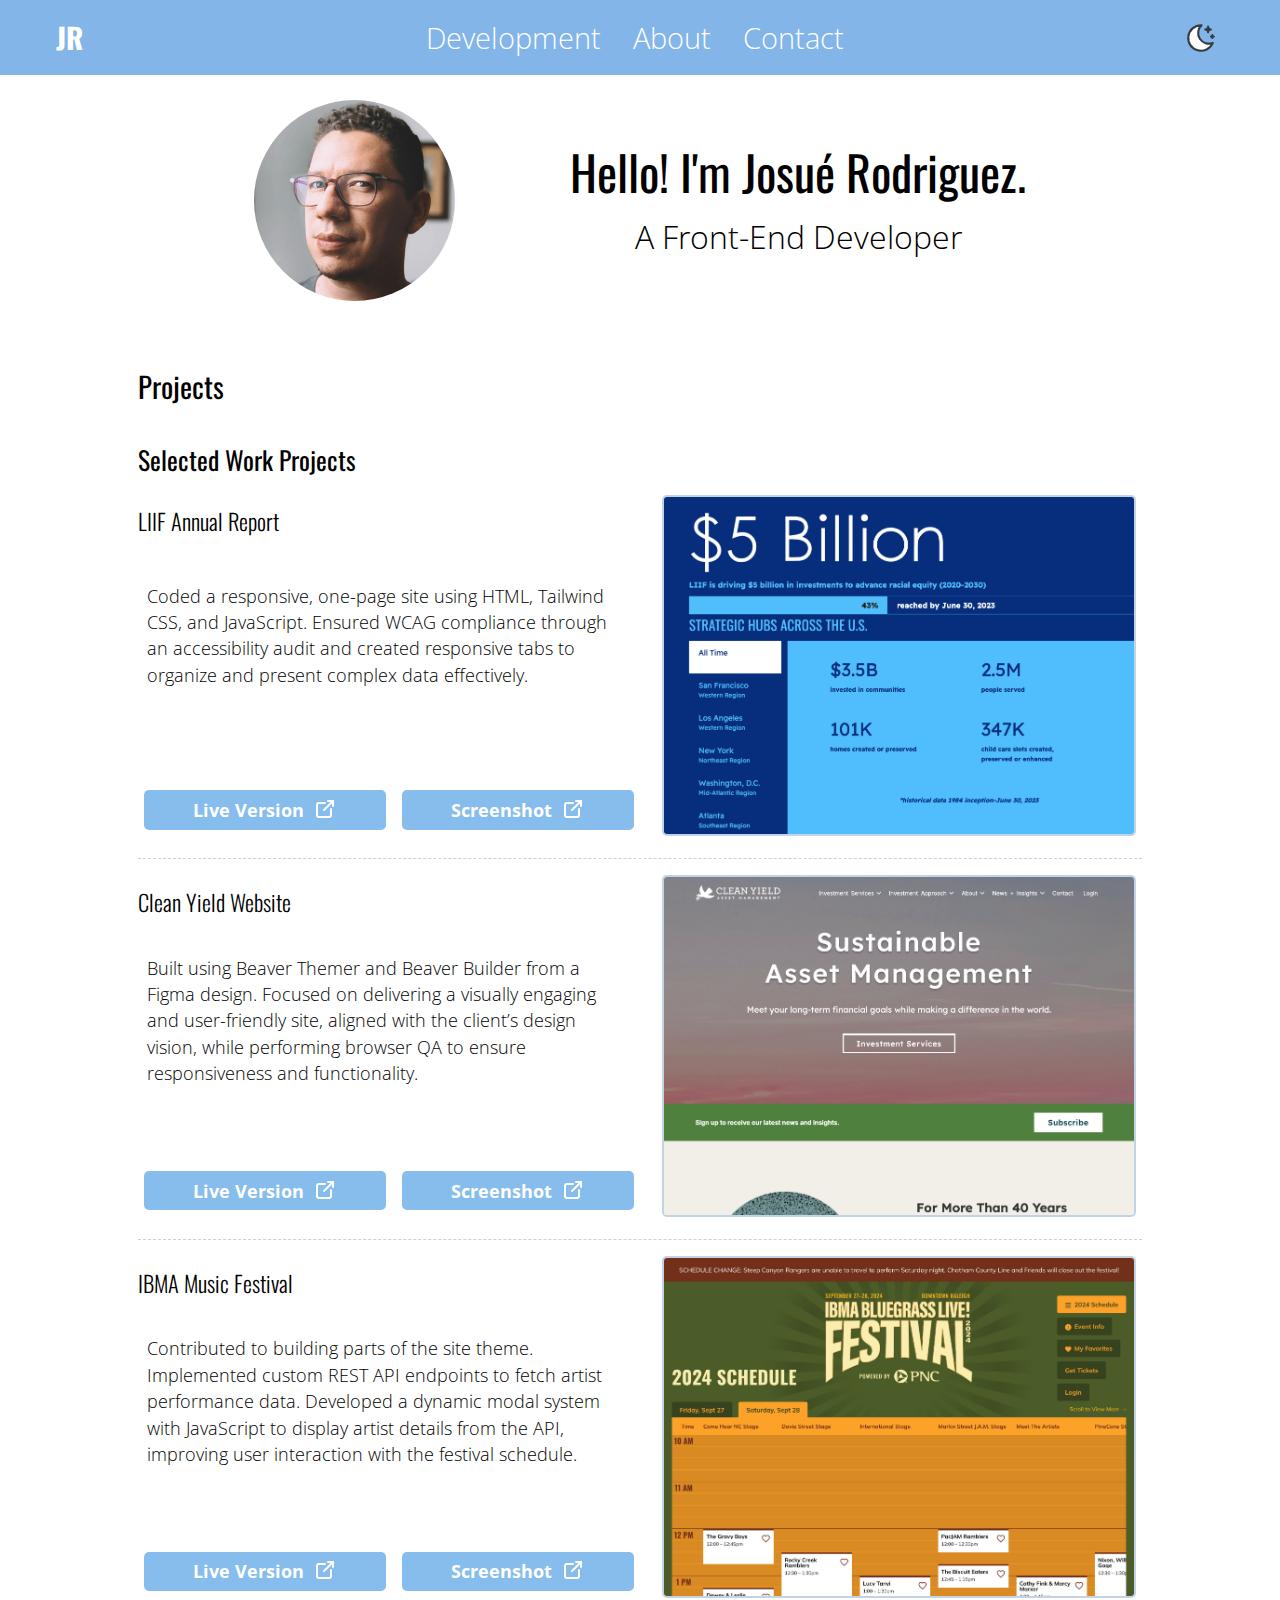
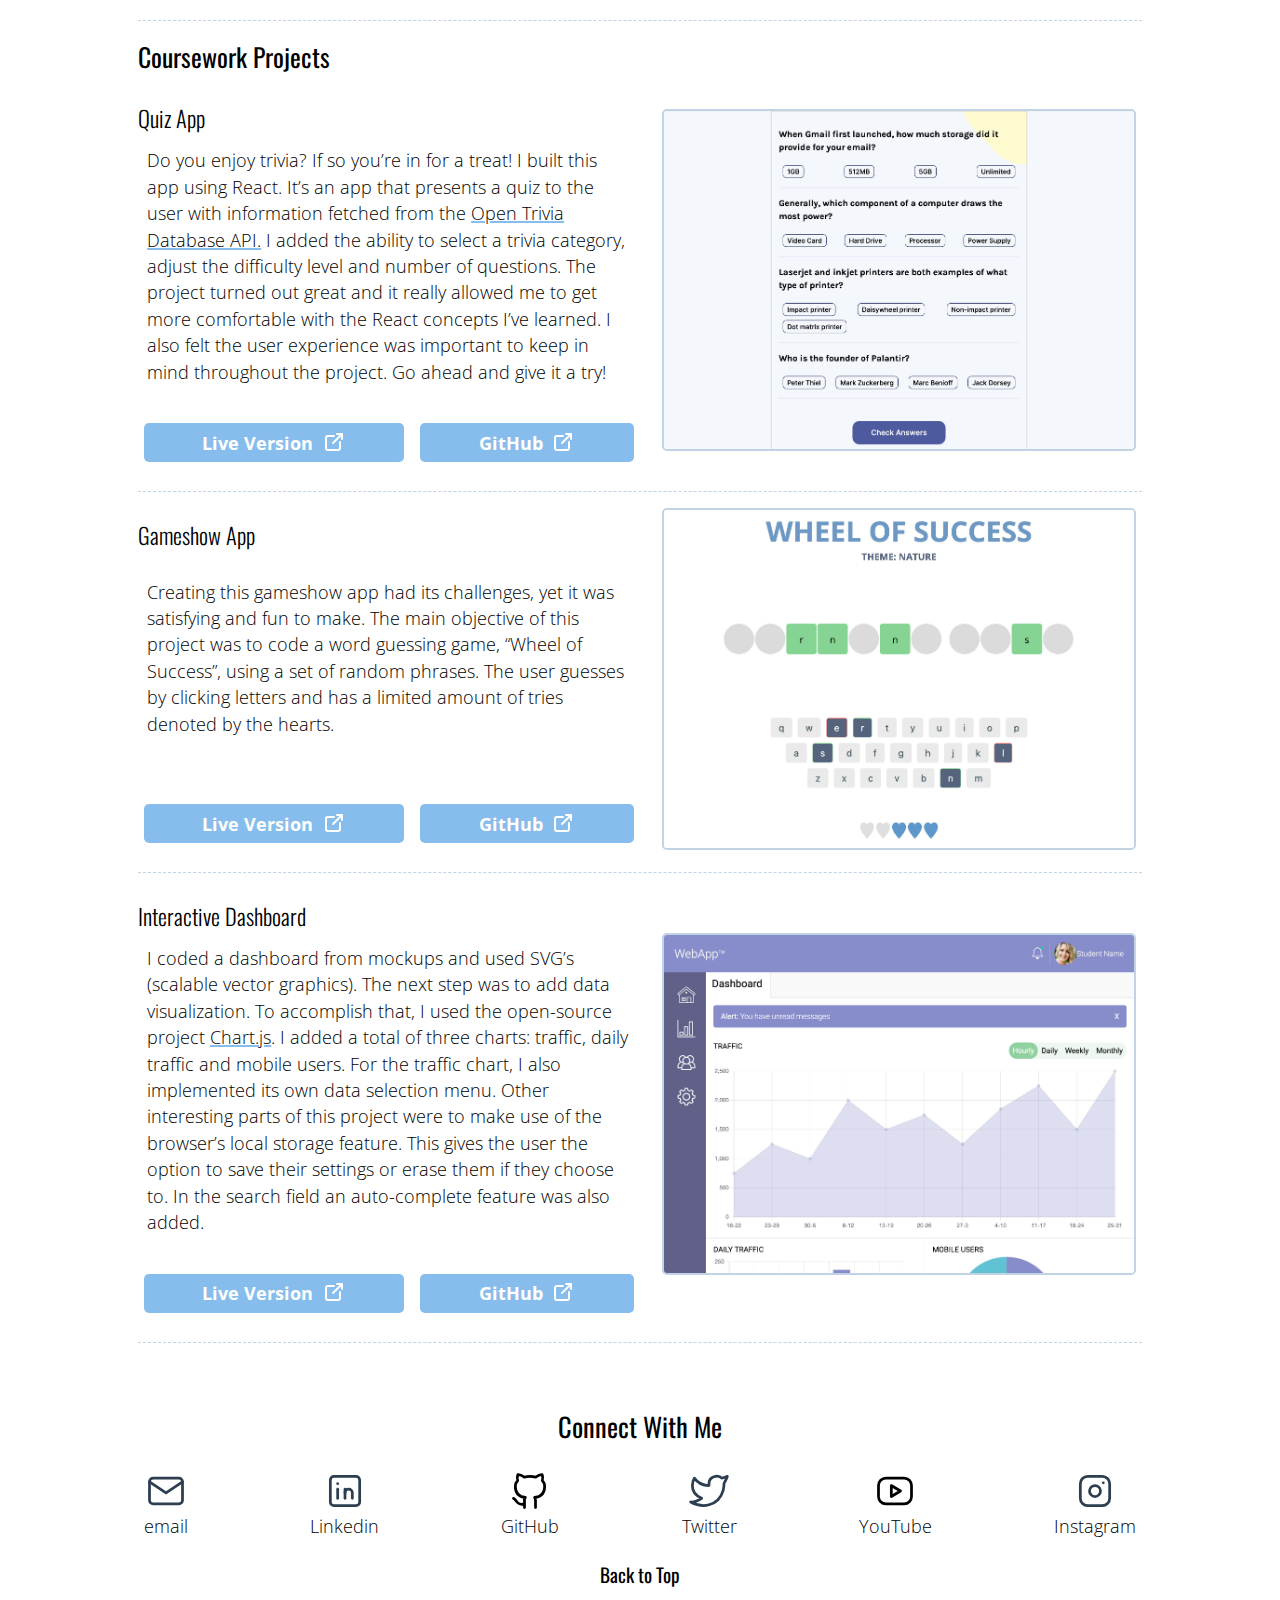
<file: index.html>
<!DOCTYPE html>
<html lang="en">
    <head>
        <meta charset="UTF-8">
        <meta http-equiv="X-UA-Compatible" content="IE=edge">
        <meta name="viewport" content="width=device-width, initial-scale=1.0">
        <meta name="description" content="Front-End Portfolio website for Josue Rodriguez who is based in North Carolina.">
        <meta name="author" content="Josue Guevara Rodriguez">
        <link rel="shortcut icon" href="img/favicon.png" type="image/x-icon">
        <title>Josue Rodriguez | Front-End Developer</title>
        <link rel="stylesheet" href="css/alt-reset.css">
        <link rel="stylesheet" href="css/main.css">
        <link rel="preconnect" href="https://fonts.googleapis.com">
        <link rel="preconnect" href="https://fonts.gstatic.com" crossorigin>
        <link href="https://fonts.googleapis.com/css2?family=Open+Sans:wght@300;700&family=Oswald:wght@300;400&display=swap" rel="stylesheet">
        <!-- Google tag (gtag.js) -->
        <script async src="https://www.googletagmanager.com/gtag/js?id=G-5XGE4Z1YXC"></script>
        <script>
        window.dataLayer = window.dataLayer || [];
        function gtag(){dataLayer.push(arguments);}
        gtag('js', new Date());
        gtag('config', 'G-5XGE4Z1YXC');
        </script>
        <body id="top">
        <header class="logo">
            <div><a href="#top" id="jr">JR</a></div>
            <input type="checkbox" id="nav-toggle" class="nav-toggle">
            <nav id="navigation">
                <ul>
                    <li><a href="#dev" id="development">Development</a></li>
                    <li><a href="about.html">About</a></li>
                    <li><a href="#contact" id="connect">Contact</a></li>
                </ul>
            </nav>
            <label for="nav-toggle" class="nav-toggle-lable">
                <span></span>
            </label>
            <a href="#" id="darkmode">
                <svg xmlns="http://www.w3.org/2000/svg" class="icon icon-tabler icon-tabler-moon-stars" width="34" height="34" viewBox="0 0 24 24" stroke-width="1.5" stroke="currentColor" fill="none" stroke-linecap="round" stroke-linejoin="round">
                    <path stroke="none" d="M0 0h24v24H0z" fill="none"/>
                    <path d="M12 3c.132 0 .263 0 .393 0a7.5 7.5 0 0 0 7.92 12.446a9 9 0 1 1 -8.313 -12.454z" />
                    <path d="M17 4a2 2 0 0 0 2 2a2 2 0 0 0 -2 2a2 2 0 0 0 -2 -2a2 2 0 0 0 2 -2" />
                    <path d="M19 11h2m-1 -1v2" />
                </svg>
            </a>
        </header>
        <main>
            <section class="intro" id="about">
                <img src="img/profile-sm.jpg" alt="Photo of Josue" class="profile-photo">
                <section>
                    <h1>Hello! I'm Josu&eacute; Rodriguez.</h1>
                    <p>A Front-End Developer</p>
                </section>
            </section>
            <section class="projects" id="dev">
                <h2 class="section-heading">Projects</h2>
                <h3 class="section-heading">Selected Work Projects</h3>
                <article class="project">
                    <h4 class="project-name">LIIF Annual Report</h4>
                    <p class="project-description">
                        Coded a responsive, one-page site using HTML, Tailwind CSS, and
                        JavaScript. Ensured WCAG compliance through an accessibility audit and created responsive tabs to
                        organize and present complex data effectively.
                    </p>
                    <div class="project-source">
                        <a href="https://www.liifund.org/impact-report/2023/" target="_blank" rel="noopener" >Live Version
                            <svg xmlns="http://www.w3.org/2000/svg" width="24" height="24" viewBox="0 0 24 24" fill="none" stroke="currentColor" stroke-width="2" stroke-linecap="round" stroke-linejoin="round" class="icon icon-tabler icons-tabler-outline icon-tabler-external-link">
                                <path stroke="none" d="M0 0h24v24H0z" fill="none" />
                                <path d="M12 6h-6a2 2 0 0 0 -2 2v10a2 2 0 0 0 2 2h10a2 2 0 0 0 2 -2v-6" />
                                <path d="M11 13l9 -9" />
                                <path d="M15 4h5v5" />
                            </svg>
                            <span class="sr-only">(opens in a new tab)</span>
                        </a> 
                        <a  href="img/screenshots/liif-report-screenshot.webp" target="_blank" rel="noopener">Screenshot
                            <svg xmlns="http://www.w3.org/2000/svg" width="24" height="24" viewBox="0 0 24 24" fill="none" stroke="currentColor" stroke-width="2" stroke-linecap="round" stroke-linejoin="round" class="icon icon-tabler icons-tabler-outline icon-tabler-external-link">
                                <path stroke="none" d="M0 0h24v24H0z" fill="none" />
                                <path d="M12 6h-6a2 2 0 0 0 -2 2v10a2 2 0 0 0 2 2h10a2 2 0 0 0 2 -2v-6" />
                                <path d="M11 13l9 -9" />
                                <path d="M15 4h5v5" />
                            </svg>
                            <span class="sr-only">(opens in a new tab)</span>
                        </a>
                    </div>
                        <picture class="project-preview">
                            <source srcset="img/liif-project-lg.jpg" media="(min-width: 1024px)">
                            <img src="img/liif-project.jpg" alt="Screenshot of a section in the LIIF website that is about hubs and investing" class="project-pic">
                        </picture>
                </article>
                <article class="project">
                    <h4 class="project-name">Clean Yield Website</h4>
                    <p class="project-description">
                        Built using Beaver Themer and Beaver Builder from a Figma design.
                        Focused on delivering a visually engaging and user-friendly site, aligned with the client’s design
                        vision, while performing browser QA to ensure responsiveness and functionality.
                    </p>
                    <div class="project-source">
                        <a href="https://www.cleanyield.com/" target="_blank" rel="noopener" >Live Version
                            <svg xmlns="http://www.w3.org/2000/svg" width="24" height="24" viewBox="0 0 24 24" fill="none" stroke="currentColor" stroke-width="2" stroke-linecap="round" stroke-linejoin="round" class="icon icon-tabler icons-tabler-outline icon-tabler-external-link">
                                <path stroke="none" d="M0 0h24v24H0z" fill="none" />
                                <path d="M12 6h-6a2 2 0 0 0 -2 2v10a2 2 0 0 0 2 2h10a2 2 0 0 0 2 -2v-6" />
                                <path d="M11 13l9 -9" />
                                <path d="M15 4h5v5" />
                            </svg>
                            <span class="sr-only">(opens in a new tab)</span>
                        </a> 
                        <a  href="img/screenshots/cy-website-screenshot.webp" target="_blank" rel="noopener">Screenshot
                            <svg xmlns="http://www.w3.org/2000/svg" width="24" height="24" viewBox="0 0 24 24" fill="none" stroke="currentColor" stroke-width="2" stroke-linecap="round" stroke-linejoin="round" class="icon icon-tabler icons-tabler-outline icon-tabler-external-link">
                                <path stroke="none" d="M0 0h24v24H0z" fill="none" />
                                <path d="M12 6h-6a2 2 0 0 0 -2 2v10a2 2 0 0 0 2 2h10a2 2 0 0 0 2 -2v-6" />
                                <path d="M11 13l9 -9" />
                                <path d="M15 4h5v5" />
                            </svg>
                            <span class="sr-only">(opens in a new tab)</span>
                        </a>
                    </div>
                        <picture class="project-preview">
                            <source srcset="img/cy-project-lg.jpg" media="(min-width: 1024px)">
                            <img src="img/cy-project.jpg" alt="Screenshot of the Clean Yield home page." class="project-pic">
                        </picture>
                </article>
                <article class="project">
                    <h4 class="project-name">IBMA Music Festival</h4>
                    <p class="project-description">
                        Contributed to building parts of the site theme. Implemented custom
                        REST API endpoints to fetch artist performance data. Developed a dynamic modal system with
                        JavaScript to display artist details from the API, improving user interaction with the festival schedule.
                    </p>
                    <div class="project-source">
                        <a href="https://ibma-2024.pinecone.org/" target="_blank" rel="noopener" >Live Version
                            <svg xmlns="http://www.w3.org/2000/svg" width="24" height="24" viewBox="0 0 24 24" fill="none" stroke="currentColor" stroke-width="2" stroke-linecap="round" stroke-linejoin="round" class="icon icon-tabler icons-tabler-outline icon-tabler-external-link">
                                <path stroke="none" d="M0 0h24v24H0z" fill="none" />
                                <path d="M12 6h-6a2 2 0 0 0 -2 2v10a2 2 0 0 0 2 2h10a2 2 0 0 0 2 -2v-6" />
                                <path d="M11 13l9 -9" />
                                <path d="M15 4h5v5" />
                            </svg>
                            <span class="sr-only">(opens in a new tab)</span>
                        </a> 
                        <a  href="img/screenshots/music-festival-screenshot.webp" target="_blank" rel="noopener">Screenshot
                            <svg xmlns="http://www.w3.org/2000/svg" width="24" height="24" viewBox="0 0 24 24" fill="none" stroke="currentColor" stroke-width="2" stroke-linecap="round" stroke-linejoin="round" class="icon icon-tabler icons-tabler-outline icon-tabler-external-link">
                                <path stroke="none" d="M0 0h24v24H0z" fill="none" />
                                <path d="M12 6h-6a2 2 0 0 0 -2 2v10a2 2 0 0 0 2 2h10a2 2 0 0 0 2 -2v-6" />
                                <path d="M11 13l9 -9" />
                                <path d="M15 4h5v5" />
                            </svg>
                            <span class="sr-only">(opens in a new tab)</span>
                        </a>
                    </div>
                        <picture class="project-preview">
                            <source srcset="img/ibma-festival-lg.jpg" media="(min-width: 1024px)">
                            <img src="img/ibma-festival.jpg" alt="Screenshot of the IBMA bluegrass music festival website." class="project-pic">
                        </picture>
                </article>

                <h3>Coursework Projects</h3>
                <div class="project">
                    <h4 class="project-name"><a href="https://github.com/Rapidisimo/Quizzical" target="_blank" rel="noopener" >Quiz App</a></h4>
                    <p class="project-description">
                        Do you enjoy trivia? If so you’re in for a treat!
                        I built this app using React. It’s an app that presents a quiz to the user with information fetched from the <a class="underlined" href="https://opentdb.com/">Open Trivia Database API.</a>
                        I added the ability to select a trivia category, adjust the difficulty level and number of questions.
                        The project turned out great and it really allowed me to get more comfortable with the React concepts I’ve learned. I also felt the user experience was important to keep in mind throughout the project. Go ahead and give it a try!
                    </p>
                    <div class="project-source">
                        <a href="https://rapidisimo.github.io/Quizzical/" target="_blank" rel="noopener" >Live Version
                            <svg xmlns="http://www.w3.org/2000/svg" width="24" height="24" viewBox="0 0 24 24" fill="none" stroke="currentColor" stroke-width="2" stroke-linecap="round" stroke-linejoin="round" class="icon icon-tabler icons-tabler-outline icon-tabler-external-link">
                                <path stroke="none" d="M0 0h24v24H0z" fill="none" />
                                <path d="M12 6h-6a2 2 0 0 0 -2 2v10a2 2 0 0 0 2 2h10a2 2 0 0 0 2 -2v-6" />
                                <path d="M11 13l9 -9" />
                                <path d="M15 4h5v5" />
                            </svg>
                            <span class="sr-only">(opens in a new tab)</span>
                        </a> 
                        <a  href="https://github.com/Rapidisimo/Quizzical" target="_blank" rel="noopener">GitHub
                            <svg xmlns="http://www.w3.org/2000/svg" width="24" height="24" viewBox="0 0 24 24" fill="none" stroke="currentColor" stroke-width="2" stroke-linecap="round" stroke-linejoin="round" class="icon icon-tabler icons-tabler-outline icon-tabler-external-link">
                                <path stroke="none" d="M0 0h24v24H0z" fill="none" />
                                <path d="M12 6h-6a2 2 0 0 0 -2 2v10a2 2 0 0 0 2 2h10a2 2 0 0 0 2 -2v-6" />
                                <path d="M11 13l9 -9" />
                                <path d="M15 4h5v5" />
                            </svg>
                            <span class="sr-only">(opens in a new tab)</span>
                        </a>
                    </div>
                    <picture class="project-preview">
                        <source srcset="img/react-project-lg.jpg" media="(min-width: 1024px)">
                        <img src="img/react-project.jpg" alt="Website screenshot of questions and possible answers from a quiz." class="project-pic">
                    </picture>
                </div>
                <div class="project">
                    <h4 class="project-name"><a href="https://rapidisimo.github.io/Project-6-GameShowApp/" target="_blank" rel="noopener">Gameshow App</a></h4>
                    <p class="project-description">Creating this gameshow app had its challenges, yet it was satisfying and fun to make. The main objective of this project was to code a word guessing game, “Wheel of Success”, using a set of random phrases. The user guesses by clicking letters and has a limited amount of tries denoted by the hearts.</p>
                    <div class="project-source">
                        <a href="https://rapidisimo.github.io/Project-6-GameShowApp/" target="_blank" rel="noopener" >Live Version
                            <svg xmlns="http://www.w3.org/2000/svg" width="24" height="24" viewBox="0 0 24 24" fill="none" stroke="currentColor" stroke-width="2" stroke-linecap="round" stroke-linejoin="round" class="icon icon-tabler icons-tabler-outline icon-tabler-external-link">
                                <path stroke="none" d="M0 0h24v24H0z" fill="none" />
                                <path d="M12 6h-6a2 2 0 0 0 -2 2v10a2 2 0 0 0 2 2h10a2 2 0 0 0 2 -2v-6" />
                                <path d="M11 13l9 -9" />
                                <path d="M15 4h5v5" />
                            </svg>
                            <span class="sr-only">(opens in a new tab)</span>
                        </a> 
                        <a  href="https://github.com/Rapidisimo/Project-6-GameShowApp" target="_blank" rel="noopener">GitHub
                            <svg xmlns="http://www.w3.org/2000/svg" width="24" height="24" viewBox="0 0 24 24" fill="none" stroke="currentColor" stroke-width="2" stroke-linecap="round" stroke-linejoin="round" class="icon icon-tabler icons-tabler-outline icon-tabler-external-link">
                                <path stroke="none" d="M0 0h24v24H0z" fill="none" />
                                <path d="M12 6h-6a2 2 0 0 0 -2 2v10a2 2 0 0 0 2 2h10a2 2 0 0 0 2 -2v-6" />
                                <path d="M11 13l9 -9" />
                                <path d="M15 4h5v5" />
                            </svg>
                            <span class="sr-only">(opens in a new tab)</span>
                        </a>
                    </div>
                    <picture class="project-preview">
                        <source srcset="img/project-6-lg.jpg" media="(min-width: 1024px)">
                        <img src="img/project-6.jpg" alt="Website screenshot of wheel of success game." class="project-pic">
                    </picture>
                </div>
                <div class="project">
                    <h4 class="project-name"><a href="https://rapidisimo.github.io/Project-7-Dashboard/" target="_blank" rel="noopener">Interactive Dashboard</a></h4>
                    <p class="project-description">I coded a dashboard from mockups and used SVG’s (scalable vector graphics). The next step was to add data visualization. To accomplish that, I used the open-source project <a href="https://www.chartjs.org/" rel="noopener" class="underlined">Chart.js</a>. I added a total of three charts: traffic, daily traffic and mobile users. For the traffic chart, I also implemented its own data selection menu. Other interesting parts of this project were to make use of the browser’s local storage feature. This gives the user the option to save their settings or erase them if they choose to. In the search field an auto-complete feature was also added.</p>
                    <div class="project-source">
                        <a href="https://rapidisimo.github.io/Project-7-Dashboard/" target="_blank" rel="noopener">Live Version
                            <svg xmlns="http://www.w3.org/2000/svg" width="24" height="24" viewBox="0 0 24 24" fill="none" stroke="currentColor" stroke-width="2" stroke-linecap="round" stroke-linejoin="round" class="icon icon-tabler icons-tabler-outline icon-tabler-external-link">
                                <path stroke="none" d="M0 0h24v24H0z" fill="none" />
                                <path d="M12 6h-6a2 2 0 0 0 -2 2v10a2 2 0 0 0 2 2h10a2 2 0 0 0 2 -2v-6" />
                                <path d="M11 13l9 -9" />
                                <path d="M15 4h5v5" />
                            </svg>
                            <span class="sr-only">(opens in a new tab)</span>
                        </a> 
                        <a  href="https://github.com/Rapidisimo/Project-7-Dashboard" target="_blank" rel="noopener">GitHub
                            <svg xmlns="http://www.w3.org/2000/svg" width="24" height="24" viewBox="0 0 24 24" fill="none" stroke="currentColor" stroke-width="2" stroke-linecap="round" stroke-linejoin="round" class="icon icon-tabler icons-tabler-outline icon-tabler-external-link">
                                <path stroke="none" d="M0 0h24v24H0z" fill="none" />
                                <path d="M12 6h-6a2 2 0 0 0 -2 2v10a2 2 0 0 0 2 2h10a2 2 0 0 0 2 -2v-6" />
                                <path d="M11 13l9 -9" />
                                <path d="M15 4h5v5" />
                            </svg>
                            <span class="sr-only">(opens in a new tab)</span>
                        </a>
                    </div>
                    <picture class="project-preview">
                        <source srcset="img/project-7-lg.jpg" media="(min-width: 1024px)">
                        <img src="img/project-7.jpg" alt="Website screenshot of a dashboard showing traffic stats." class="project-pic">
                    </picture>
                </div>
            </section>
            <section class="contact" id="contact">
                <h2>Connect With Me</h2>
                <ul class="contact-info">
                    <li class="email"><a href="mailto:hello@josue.me">
                        <svg xmlns="http://www.w3.org/2000/svg" class="icon icon-tabler icon-tabler-mail" width="44" height="44" viewBox="0 0 24 24" stroke-width="1.5" stroke="#2c3e50" fill="none" stroke-linecap="round" stroke-linejoin="round">
                            <path stroke="none" d="M0 0h24v24H0z" fill="none"/>
                            <rect x="3" y="5" width="18" height="14" rx="2" />
                            <polyline points="3 7 12 13 21 7" />
                        </svg>
                        email</a></li>
                    <li class="linkedin"><a href="https://www.linkedin.com/in/josue-rodriguez-/" rel="noopener">
                        <svg xmlns="http://www.w3.org/2000/svg" class="icon icon-tabler icon-tabler-brand-linkedin" width="44" height="44" viewBox="0 0 24 24" stroke-width="1.5" stroke="#2c3e50" fill="none" stroke-linecap="round" stroke-linejoin="round">
                            <path stroke="none" d="M0 0h24v24H0z" fill="none"/>
                            <rect x="4" y="4" width="16" height="16" rx="2" />
                            <line x1="8" y1="11" x2="8" y2="16" />
                            <line x1="8" y1="8" x2="8" y2="8.01" />
                            <line x1="12" y1="16" x2="12" y2="11" />
                            <path d="M16 16v-3a2 2 0 0 0 -4 0" />
                        </svg>
                        Linkedin</a></li>
                    <li class="github"><a href="https://github.com/rapidisimo" rel="noopener">
                        <svg xmlns="http://www.w3.org/2000/svg" class="icon icon-tabler icon-tabler-brand-github" width="44" height="44" viewBox="0 0 24 24" stroke-width="1.5" stroke="currentColor" fill="none" stroke-linecap="round" stroke-linejoin="round">
                            <path stroke="none" d="M0 0h24v24H0z" fill="none"/>
                            <path d="M9 19c-4.3 1.4 -4.3 -2.5 -6 -3m12 5v-3.5c0 -1 .1 -1.4 -.5 -2c2.8 -.3 5.5 -1.4 5.5 -6a4.6 4.6 0 0 0 -1.3 -3.2a4.2 4.2 0 0 0 -.1 -3.2s-1.1 -.3 -3.5 1.3a12.3 12.3 0 0 0 -6.2 0c-2.4 -1.6 -3.5 -1.3 -3.5 -1.3a4.2 4.2 0 0 0 -.1 3.2a4.6 4.6 0 0 0 -1.3 3.2c0 4.6 2.7 5.7 5.5 6c-.6 .6 -.6 1.2 -.5 2v3.5" />
                        </svg>
                        GitHub</a></li>
                    <li class="twitter"><a href="https://twitter.com/intent/tweet?screen_name=AnotherDK" rel="noopener">
                        <svg xmlns="http://www.w3.org/2000/svg" class="icon icon-tabler icon-tabler-brand-twitter" width="44" height="44" viewBox="0 0 24 24" stroke-width="1.5" stroke="#2c3e50" fill="none" stroke-linecap="round" stroke-linejoin="round">
                            <path stroke="none" d="M0 0h24v24H0z" fill="none"/>
                            <path d="M22 4.01c-1 .49 -1.98 .689 -3 .99c-1.121 -1.265 -2.783 -1.335 -4.38 -.737s-2.643 2.06 -2.62 3.737v1c-3.245 .083 -6.135 -1.395 -8 -4c0 0 -4.182 7.433 4 11c-1.872 1.247 -3.739 2.088 -6 2c3.308 1.803 6.913 2.423 10.034 1.517c3.58 -1.04 6.522 -3.723 7.651 -7.742a13.84 13.84 0 0 0 .497 -3.753c-.002 -.249 1.51 -2.772 1.818 -4.013z" />
                        </svg>
                        Twitter</a></li>
                    <li class="youtube-svg"><a href="https://youtube.com/foodtechlife" rel="noopener">
                        <svg xmlns="http://www.w3.org/2000/svg" class="icon icon-tabler icon-tabler-brand-youtube" width="44" height="44" viewBox="0 0 24 24" stroke-width="1.5" stroke="currentColor" fill="none" stroke-linecap="round" stroke-linejoin="round">
                            <path stroke="none" d="M0 0h24v24H0z" fill="none"/>
                            <rect x="3" y="5" width="18" height="14" rx="4" />
                            <path d="M10 9l5 3l-5 3z" />
                        </svg>
                        YouTube</a></li>
                    <li class="instagram"><a href="https://instagram.com/foodtechlife_" rel="noopener">
                        <svg xmlns="http://www.w3.org/2000/svg" class="icon icon-tabler icon-tabler-brand-instagram" width="44" height="44" viewBox="0 0 24 24" stroke-width="1.5" stroke="#2c3e50" fill="none" stroke-linecap="round" stroke-linejoin="round">
                            <path stroke="none" d="M0 0h24v24H0z" fill="none"/>
                            <rect x="4" y="4" width="16" height="16" rx="4" />
                            <circle cx="12" cy="12" r="3" />
                            <line x1="16.5" y1="7.5" x2="16.5" y2="7.501" />
                        </svg>
                        Instagram</a></li>
                </ul>
            </section>
            <footer>
                <a  id="back-to-top" href="#top">Back to Top</a>
            </footer>    
        </main>
        <script src="js/app.js" type="module"></script>
    </body>
</html>
</file>
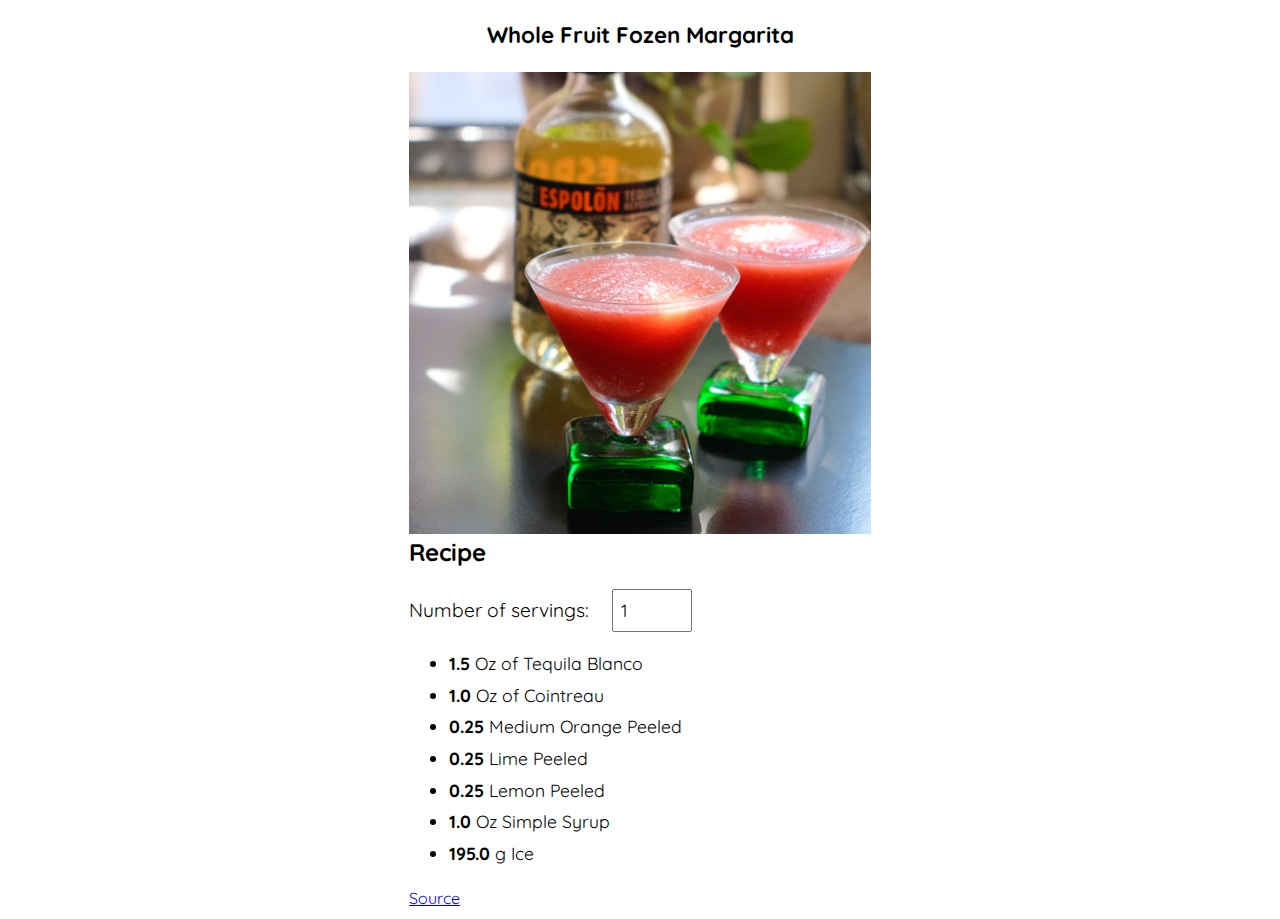
<file: margarita/index.html>
<!DOCTYPE html>
<html lang="en">
<head>
    <meta charset="UTF-8">
    <meta http-equiv="X-UA-Compatible" content="IE=edge">
    <meta name="viewport" content="width=device-width, initial-scale=1.0">
    <link rel="preconnect" href="https://fonts.googleapis.com">
    <link rel="preconnect" href="https://fonts.gstatic.com" crossorigin>
    <link href="https://fonts.googleapis.com/css2?family=Quicksand:wght@400;700&display=swap" rel="stylesheet">
    <link rel="stylesheet" href="css/main.css">
    <title>Margarita Converter</title>
</head>
<body>
    <div class="wrapper">
        <header>
            <h1>Whole Fruit Fozen Margarita</h1>
        </header>
        <main>
            <img srcset="images/margarita.jpg 600w, images/margarita2.jpg 250w"
                sizes="(max-width: 400px) 250px, 600px"
            >
            <h2>Recipe</h2>
            <section class="ingredients">
                <label for="servings">Number of servings:</label>
                <input id="servings" type="number" name="servingSize" value="1" max="10" />
                <ul id="ingredient-list">
                    <li>of Tequila Blanco</li>
                    <li>of Cointreau</li>
                    <li>Medium Orange Peeled</li>
                    <li>Lime Peeled</li>
                    <li>Lemon Peeled</li>
                    <li>Simple Syrup</li>
                    <li>Ice</li>
                </ul>    
            </section>
        </main>
        <footer>
            <a href="https://www.vitamix.com/us/en_us/recipes/whole-fruit-margarita" target="_blank">Source</a>
        </footer>
    </div>
    <script src="index.js"></script>
</body>
</html>
</file>
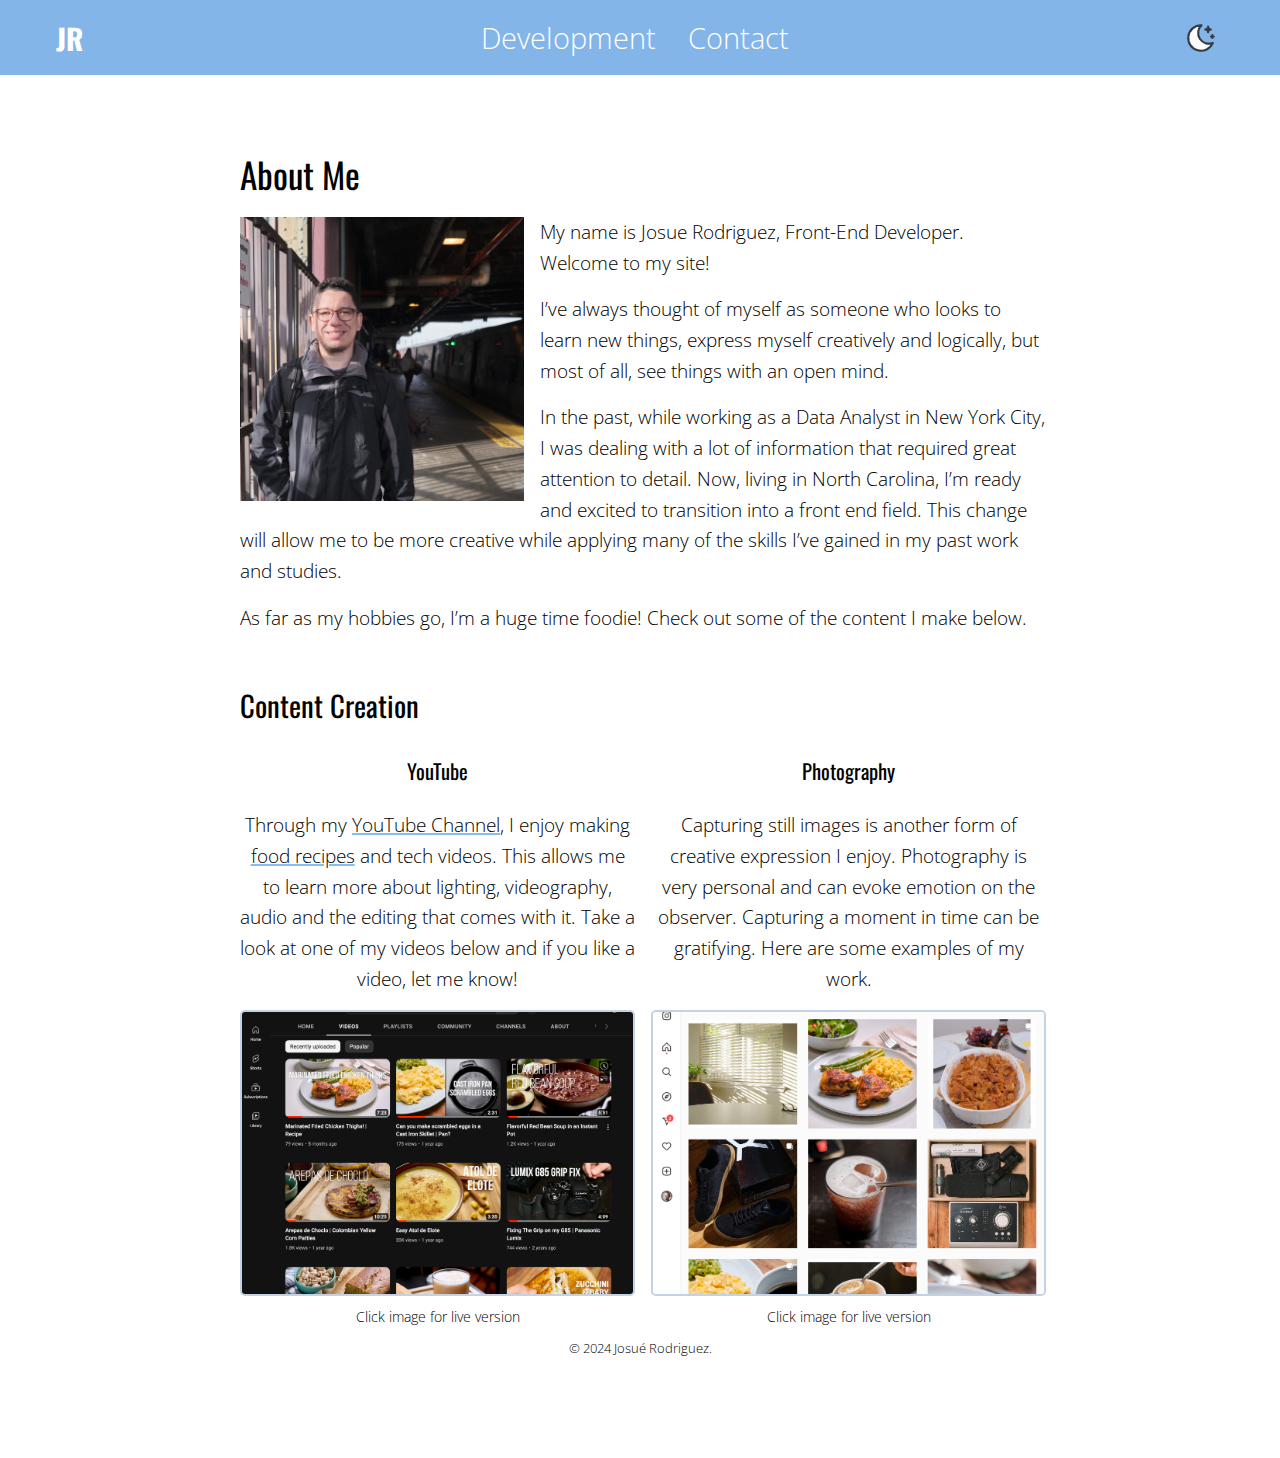
<file: about.html>
<!DOCTYPE html>
<html lang="en">
    <head>
        <meta charset="UTF-8">
        <meta http-equiv="X-UA-Compatible" content="IE=edge">
        <meta name="viewport" content="width=device-width, initial-scale=1.0">
        <meta name="description" content="Front-End Portfolio website for Josue Rodriguez who is based in North Carolina.">
        <meta name="author" content="Josue Guevara Rodriguez">
        <link rel="shortcut icon" href="img/favicon.png" type="image/x-icon">
        <title>Josue Rodriguez | Front-End Developer</title>
        <link rel="stylesheet" href="css/alt-reset.css">
        <link rel="stylesheet" href="css/main.css">
        <link rel="preconnect" href="https://fonts.googleapis.com">
        <link rel="preconnect" href="https://fonts.gstatic.com" crossorigin>
        <link href="https://fonts.googleapis.com/css2?family=Open+Sans:wght@300;700&family=Oswald:wght@300;400&display=swap" rel="stylesheet">
        <!-- Google tag (gtag.js) -->
        <script async src="https://www.googletagmanager.com/gtag/js?id=G-5XGE4Z1YXC"></script>
        <script>
        window.dataLayer = window.dataLayer || [];
        function gtag(){dataLayer.push(arguments);}
        gtag('js', new Date());
        gtag('config', 'G-5XGE4Z1YXC');
        </script>
        <body id="top">
        <header class="logo">
            <input type="checkbox" id="nav-toggle" class="nav-toggle">
            <nav id="navigation">
                <ul>
                    <li><a href="index.html#dev" id="development">Development</a></li>
                    <li><a href="index.html#contact" id="connect">Contact</a></li>
                </ul>
            </nav>
            <label for="nav-toggle" class="nav-toggle-lable">
                <span></span>
            </label>
            <h1><a href="index.html#top" id="jr">JR</a></h1>
            <a href="#" id="darkmode">
                <svg xmlns="http://www.w3.org/2000/svg" class="icon icon-tabler icon-tabler-moon-stars" width="34" height="34" viewBox="0 0 24 24" stroke-width="1.5" stroke="currentColor" fill="none" stroke-linecap="round" stroke-linejoin="round">
                    <path stroke="none" d="M0 0h24v24H0z" fill="none"/>
                    <path d="M12 3c.132 0 .263 0 .393 0a7.5 7.5 0 0 0 7.92 12.446a9 9 0 1 1 -8.313 -12.454z" />
                    <path d="M17 4a2 2 0 0 0 2 2a2 2 0 0 0 -2 2a2 2 0 0 0 -2 -2a2 2 0 0 0 2 -2" />
                    <path d="M19 11h2m-1 -1v2" />
                </svg>
            </a>
        </header>
        <main>

            <section class="about">
                <h1>About Me</h1>
                <img src="img/me2.jpg" alt="me" class="me2">
                <p>My name is Josue Rodriguez, Front-End Developer. Welcome to my site!</p>
                <p>I’ve always thought of myself as someone who looks to learn new things, express myself creatively and logically, but most of all, see things with an open mind.</p>
                <p>In the past, while working as a Data Analyst in New York City, I was dealing with a lot of information that required great attention to detail. Now, living in North Carolina, I’m ready and excited to transition into a front end field. This change will allow me to be more creative while applying many of the skills I’ve gained in my past work and studies.</p>
                <p>As far as my hobbies go, I’m a huge time foodie! Check out some of the content I make below.</p>

                <section class="other-work" id="cc">
                    <h2 class="section-heading">Content Creation</h2>
                    <section class="youtube">
                        <h3>YouTube</h3>
                        <p>Through my <a  href="https://youtube.com/foodtechlife" target="_blank" rel="noopener" class="underlined">YouTube Channel</a>, I enjoy making <a href="https://foodtechlife.com" target="_blank" rel="noopener" class="underlined">food recipes</a> and tech videos. This allows me to learn more about lighting, videography, audio and the editing that comes with it. Take a look at one of my videos below and if you like a video, let me know!</p>
                        <figure>
                            <a href="https://youtu.be/zFYuXkJO8B0" target="_blank" rel="noopener">
                                <picture>
                                    <source srcset="img/FTL-Loaf-lg.jpg" media="(min-width: 1024px)">
                                    <img src="img/FTL-Loaf.jpg" alt="website screenshot" class="project-pic">
                                </picture>
                            </a>
                            <figcaption>Click image for live version</figcaption>
                        </figure>
                    </section>
                    <section class="photography">
                        <h3>Photography</h3>
                        <p>Capturing still images is another form of creative expression I enjoy. Photography is very personal and can evoke emotion on the observer. Capturing a moment in time can be gratifying. Here are some examples of my work.</p>
                        <figure>
                            <a href="https://www.instagram.com/foodtechlife_/" target="_blank" rel="noopener">
                                <picture>
                                    <source srcset="img/photography-lg.jpg" media="(min-width: 1024px)">
                                    <img src="img/photography.jpg" alt="website screenshot" class="project-pic">
                                </picture>
                            </a>
                            <figcaption>Click image for live version</figcaption>
                        </figure>
                    </section>
                </section>
            </section>
            <footer>
                <p>&copy; 2024 Josu&eacute; Rodriguez.</p>
            </footer>    
        </main>
        <script src="js/darkmode.js" type="module"></script>
    </body>
</html>
</file>
<file: css/main.css>
:root {
    --bkgBlueLight: rgba(131, 181, 233, 1);
    --bkgBlueDark: rgba(85, 116, 148, 1);
    --txtWhiteDark: rgb(253, 253, 253);
    --sun: rgb(238, 232, 124);
}

body {
    font-family: 'Open Sans', sans-serif;
    font-weight: 300;
    font-size: 1.1rem;
    line-height: 1.5;
    /* transition: background-color 900ms ease-in-out; */
}


/****************** 
    Dark Mode 
*******************/
.darkmode {
    background-color: #353D44;
    color: var(--txtWhiteDark);
}
.darkmode h1,
.darkmode h2,
.darkmode h3,
.darkmode h4 {
    color: var(--txtWhiteDark);
}
.darkmode a {
    color: var(--txtWhiteDark);
}
.darkmode a:visited {
    color: var(--txtWhiteDark);
}
.darkmode .project-source a {
    background-color: var(--bkgBlueDark);
}
.darkmode .linkedin svg,
.darkmode .email svg,
.darkmode .twitter svg,
.darkmode .instagram svg {
    fill: var(--txtWhiteDark);
}
.darkmode header {
    background-color: var(--bkgBlueDark);
}
.darkmode .project-pic,
.darkmode .design-pic {
    filter: brightness(0.90);
}
.darkmode .profile-photo {
    filter: grayscale(30%);
}

.darkmode header svg {
    color: var(--sun);
    fill: var(--sun);
    cursor: pointer;
}
/****************** 
    Dark Mode End
*******************/


/****************** 
    Navigation
*******************/
* {
    scroll-behavior: smooth;
}

header {
    display: flex;
    justify-content: flex-end;
    gap: 2rem;
    align-items: center;
    padding: 1rem .4rem;
    background-color: var(--bkgBlueLight);
    text-align: center;
    position: fixed;
    width: 100%;
    padding-right: 1rem;
    z-index: 999;
}
nav {
    position: absolute;
    text-align: left;
    top: 100%;
    left: 0;
    background-color: var(--bkgBlueLight);
    width: 100%;
    transform: scale(1, 0);
    transform-origin: top;
}
nav ul {
    margin: 0;
    padding: 0;
    list-style: none;
}
nav li {
    margin: 2.6rem 1rem;
}
nav a {
    text-decoration: none;
    font-size: 1.6rem;
    font-weight: 700;
    text-transform: uppercase;
    opacity: 0;
    display: block;
}
nav a,
header a:visited,
nav a:visited {
    color: white;
}


.nav-toggle {
    display: none;
}

.nav-toggle-lable {
    position: absolute;
    top: 0;
    left: 0;
    margin-left: 1rem;
    /* border: 1px solid red; */
    height: 100%;
    display: flex;
    align-items: center;
}
.nav-toggle-lable span,
.nav-toggle-lable span::before,
.nav-toggle-lable span::after {
    display: block;
    background: white;
    height: 4px;
    width: 2em;
    border-radius: 2px;
    position: relative;
}
.nav-toggle-lable span::before,
.nav-toggle-lable span::after {
    content: '';
    position: absolute;
}
.nav-toggle-lable span::before {
    bottom: 7px;
}
.nav-toggle-lable span::after {
    top: 7px;
}

.nav-toggle:checked ~ nav {
    display: block;
    transform: scale(1, 1);
}
.nav-toggle:checked ~ nav a {
    opacity: 1;
}

#dev {
    scroll-margin-top: 6rem;
}

#back-to-top {
    font-family: 'Oswald', sans-serif;
    font-weight: 400;
    font-size: 1.2rem;
}


/****************** 
    Navigation End
*******************/

/****************** 
    General Items
*******************/

.sr-only {
    position: absolute;
    width: 1px;
    height: 1px;
    padding: 0;
    margin: -1px;
    overflow: hidden;
    clip: rect(0, 0, 0, 0);
    border: 0;
  }

h1,
h2,
h3 {
    font-family: 'Oswald', sans-serif;
    font-weight: 400;
}
h4 {
    font-family: 'Oswald', sans-serif;
    font-weight: 300;
    font-size: 1.2rem;
    margin: .6rem 0 .2rem 0;
}

img {
    max-width: 100%;
}

a {
    text-decoration: none;
    color: black;
}
a:visited {
    color: black;
}

h1 a,
h1 a:visited {
    color: white;
}
.underlined {
    text-decoration: underline;
    text-decoration-color: rgb(134, 189, 236);
    text-decoration-thickness: 2px;
    color: black;
  }
  a:hover {
    text-decoration-color: rgb(223, 138, 98);
    text-decoration: underline;
    text-decoration-thickness: 2px;
  }

  #jr {
    font-size: 1.8rem;
    font-family: 'Oswald', sans-serif;
    font-weight: 700;
    color: white;
}

header h1 {
    font-size: 2rem;
    line-height: 1.5rem;
    color: white;
    text-align: center;
}

/* Moon SVG */
header svg {
    color: #353D44;
    fill: var(--txtWhiteDark);
    cursor: pointer;
}

main {
    padding: 6.25rem .6rem;
    margin-bottom: 1.4rem;
}

.intro {
    text-align: center;
    display: grid;
    grid-template-columns: 1fr 1fr;
    place-items: center;
    margin-bottom: 1.8rem;
}

.profile-photo {
    border-radius: 50%;
    max-width: 10rem;
}

.section-heading {
      margin: 2rem 0;
  }
  
.section-heading,
.project-name {
    text-align: left;
}

.projects {
    margin-top: 4rem;
  }

.project {
    margin: 1rem auto;
    border-bottom: 1px dashed rgb(194, 211, 229);
  }

.project h3 {
    padding: .4rem .4rem .4rem .2rem;
  }

.project-pic {
    width: 100%;
    border: 2px solid rgb(194, 211, 229);
    border-radius: 5px;
    display: block;
  }

figcaption {
    font-size: .9rem;
    text-align: center;
  }

.project-source {
    padding: .4rem;
    margin: 1.4rem 0;
    display: flex;
    justify-content: space-evenly;
    gap: 1rem;
  }
.project-source a {
    color: white;
    font-weight: 700;
    background-color: rgb(134, 189, 236);
    border-radius: 5px;
    padding: .4rem .6rem;
    flex-grow: 1;
    display: inline-flex;
    justify-content: center;
    gap: .5em;
  }
.project-source svg {
    margin: 0;
}
.project-source a:hover {
    text-decoration: none;
    color: white;
    background-color: rgb(93, 132, 166);
  }

.project-source {
    text-align: center;
  }

.contact h2,
.contact h3 {
    text-align: center;
  }

.contact-info {
    margin: 1rem auto;
    list-style: none;
    display: grid;
    grid-template-columns: 1fr 1fr;
    grid-template-rows: 1fr 1fr;
    place-items: center;
  }
  
.contact-info li {
    padding: .4rem;
  }

.contact-info a {
    text-decoration: none;
  }

ul {
    margin: 0;
  }

svg {
    margin: 0 auto;
  }

.other-work {
    margin-bottom: 1.2rem;
    text-align: center;
  }
.other-work h3,
.other-work p {
    margin: .4rem 0;
}

.message-form {
    display: flex;
    flex-direction: column;
    gap: .8rem;
    padding: 1rem;
}

textarea {
    border: 1px solid gray;
    border-radius: 5px;
    padding: .4rem;
}

.button-send {
	background-color: rgb(205, 227, 250);
	color: rgb(0, 0, 0);
    cursor: pointer;
    border-radius: 5px;
    border: 1px solid rgb(114, 126, 138);
}

footer {
    margin-top: 1rem;
    text-align: center;
}
footer h3 {
    padding: 1rem;
}
footer p {
    font-size: .8rem;
}

br {
    margin: 1rem 0;
}

.project {
    display: grid;
    grid-template-columns: 1fr;
    grid-template-rows: auto;
    grid-template-areas: 
    "row1"
    "row2"
    "row3"
    "row4"
    ;
}
.project-name {
    grid-area: row1;
}
.project-description {
    grid-area: row2;
    margin: .6rem;
    text-align: left;
}
.project-source {
    grid-area: row4;
    align-self: end;
    
}
.project-preview {
    grid-area: row3;
    place-self: center;
    margin: 0 .4rem 1.4rem .4rem;
}

.photography {
    margin-top: 1.4rem;
}


/****************** 
    About Page
*******************/
.about h1 {
    margin-bottom: .6rem;
}
.about p {
    font-size: 1.2rem;
    line-height: 1.6;
    margin-bottom: 1rem;
}

.me2 {
    max-width: 95vw;
}

/****************** 
About Page End
*******************/


@media (min-width: 770px) {
    
    .nav-toggle-lable {
        display: none;
    }

    nav {
        all: unset;
        grid-column: 2;
    }
    nav ul {
        display: flex;
        justify-content: space-around;
    }
    nav a {
        opacity: 1;
        font-size: 1.2rem;
        font-weight: 300;
        text-transform: none;
    }
    nav li {
        margin: 0 1rem;
    }

    header {
        display: grid;
        grid-template-columns: 10% 1fr 10%;
        grid-template-rows: 1fr;
        place-items: center;
    }
    header h1 {
        grid-column: 1;
        grid-row: 1;
        font-size: 2rem;
    }
    header #darkmode {
        grid-column: 3;
    }

    .projects h3 {
        font-size: 1.6rem;
    }

    .project {
        display: grid;
        grid-template-columns: 1fr 1fr;
        grid-template-rows: auto;
        grid-template-areas: 
        "left-1 right"
        "left-2 right"
        "left-3 right"
        ;
    }
    .project-name {
        grid-area: left-1;
        text-align: left;
    }
    .project-description {
        grid-area: left-2;
        text-align: left;
    }
    .project-source {
        grid-area: left-3;
        align-self: end;
        
    }
    .project-preview {
        grid-area: right;
        place-self: center;
        margin-left: 1.4rem;
        margin-bottom: 1.4rem;
    }
    .intro {
        display: grid;
        text-align: left;
        grid-template-columns: 25% 1fr;
    }
    .intro img {
        grid-row: 1 / span 2;
    }
    .profile-photo {
        max-width: 80%;
    }    
    .intro h1 {
        font-size: 3rem;
        text-align: left;
    }
    .intro p {
        font-size: 1.2rem;
    }
    .section-heading {
        font-size: 1.8rem;
        text-align: left;
        margin-bottom: 0;
    }
    .project-name {
        font-size: 1.4rem;
    }

    .other-work {
        text-align: center;
        line-height: 1.7;
        display: grid;
        grid-template-columns: 1fr 1fr;
        gap: 1rem;
    }
    .other-work h2 {
        grid-column: 1 / span 2;
    }
    .other-work figure img {
        display: inline-block;
    }
    .youtube,
    .photography {
        display: grid;
        grid-template-rows: 10% 1fr 60%;
    }
    .photography {
        margin-top: 0;
    }
    
    .contact {
        margin-top: 4rem;
    }
    .contact h2 {
        grid-column: 1 / span 2;
    }
    .contact-info {
        margin: 1rem auto;
        list-style: none;
        display: flex;
        justify-content: space-between;
      }    
    .project-pic:hover {
        opacity: .8;
    }
}

@media (min-width: 850px) {
    nav a {
        font-size: 1.4rem;
    }

}

@media (min-width: 1024px) {
    main {
        max-width: 1024px;
        margin: 0 auto;
    }
    .intro {
        display: flex;
        justify-content: space-evenly;
        text-align: center;
        align-items: center;
    }
    .intro img {
        max-width: 20%;
    }
    .intro p {
        font-size: 2rem;
        line-height: 1.8;
    }
    .intro h2 {
        font-size: 3.4rem;
    }
    nav a {
        font-size: 1.8rem;
    }
    .design-projects {
        display: grid;
        grid-template-columns: 1fr 1fr 1fr;
        gap: 1.2rem;
        margin: 2rem 0;
    }
    .design-projects h2 {
        grid-column: 1 / 4;
    }
    .blank {
        opacity: .5;
    }

/****************** 
    About Page
*******************/
    .about {
        margin-top: 3rem;
        padding: 0 6rem 0 6.4rem;
    }
    .about h1 {
        margin-bottom: 1rem;
    }
    .about p {
        font-size: 1.2rem;
        line-height: 1.6;
        margin-bottom: 1rem;
    }
    .me2 {
        max-width: 300px;
        shape-outside: border-box;
        float: left;
        padding-right: 1rem;
        padding-bottom: 1rem;
    }
/****************** 
    About Page End
*******************/
}
</file>
<file: margarita/css/main.css>
@import url(reset.css);

body {
    font-family: 'Quicksand', sans-serif;
    font-size: 16px;
}

.wrapper {
    margin: 0 auto;
    max-width: 500px;
    padding: 0 1.2rem;
}

header h1 {
    font-size: 1.4rem;
}

header,
main {
    margin-top: 1.2rem;
}

header {
    text-align: center;
}

main h2 {
    margin-bottom: 1.2rem;
}

label {
    font-size: 1.2rem;
}

input {
    padding: .4rem;
    margin-left: 1.2rem;
    font-size: 1.1rem;
    width: 5rem;
}

ul li {
    line-height: 1.8;
    font-size: 1.1rem;
}

img {
    margin: 0 auto;
}
</file>
